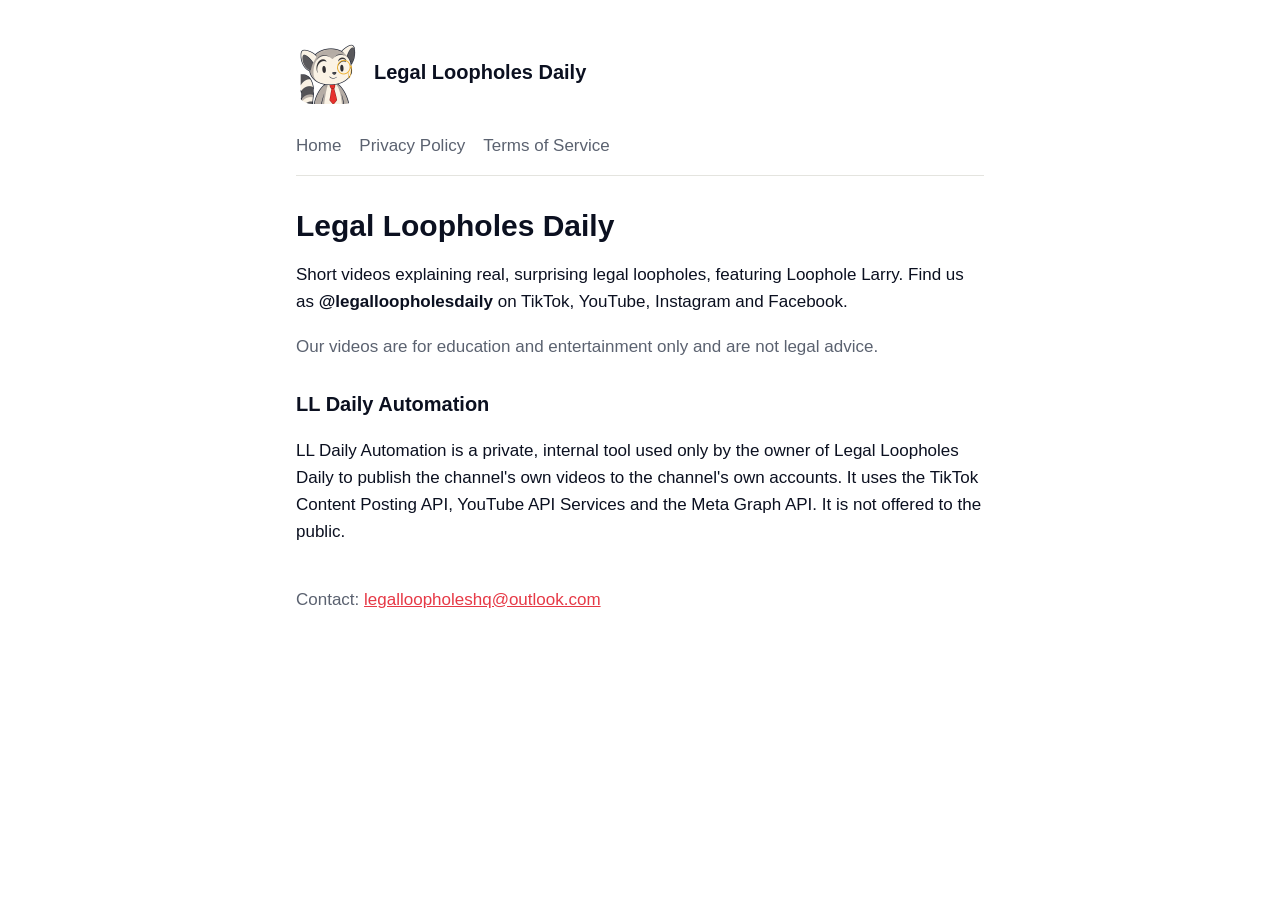
<file: lld-site/index.html>
<!doctype html><html lang="en"><head><meta charset="utf-8"><meta name="viewport" content="width=device-width,initial-scale=1">
<title>Legal Loopholes Daily</title><link rel="stylesheet" href="style.css"><link rel="icon" href="icon.png"></head><body><main>
<header><img src="icon.png" alt=""><a href="./">Legal Loopholes Daily</a></header>
<nav><a href="./">Home</a><a href="privacy-policy/">Privacy Policy</a><a href="terms-of-service/">Terms of Service</a></nav>
<h1>Legal Loopholes Daily</h1>
<p>Short videos explaining real, surprising legal loopholes, featuring Loophole Larry. Find us as <strong>@legalloopholesdaily</strong> on TikTok, YouTube, Instagram and Facebook.</p>
<p class="muted">Our videos are for education and entertainment only and are not legal advice.</p>
<h2>LL Daily Automation</h2>
<p>LL Daily Automation is a private, internal tool used only by the owner of Legal Loopholes Daily to publish the channel's own videos to the channel's own accounts. It uses the TikTok Content Posting API, YouTube API Services and the Meta Graph API. It is not offered to the public.</p>
<p class="muted" style="margin-top:40px">Contact: <a href="mailto:legalloopholeshq@outlook.com">legalloopholeshq@outlook.com</a></p></main></body></html>
</file>
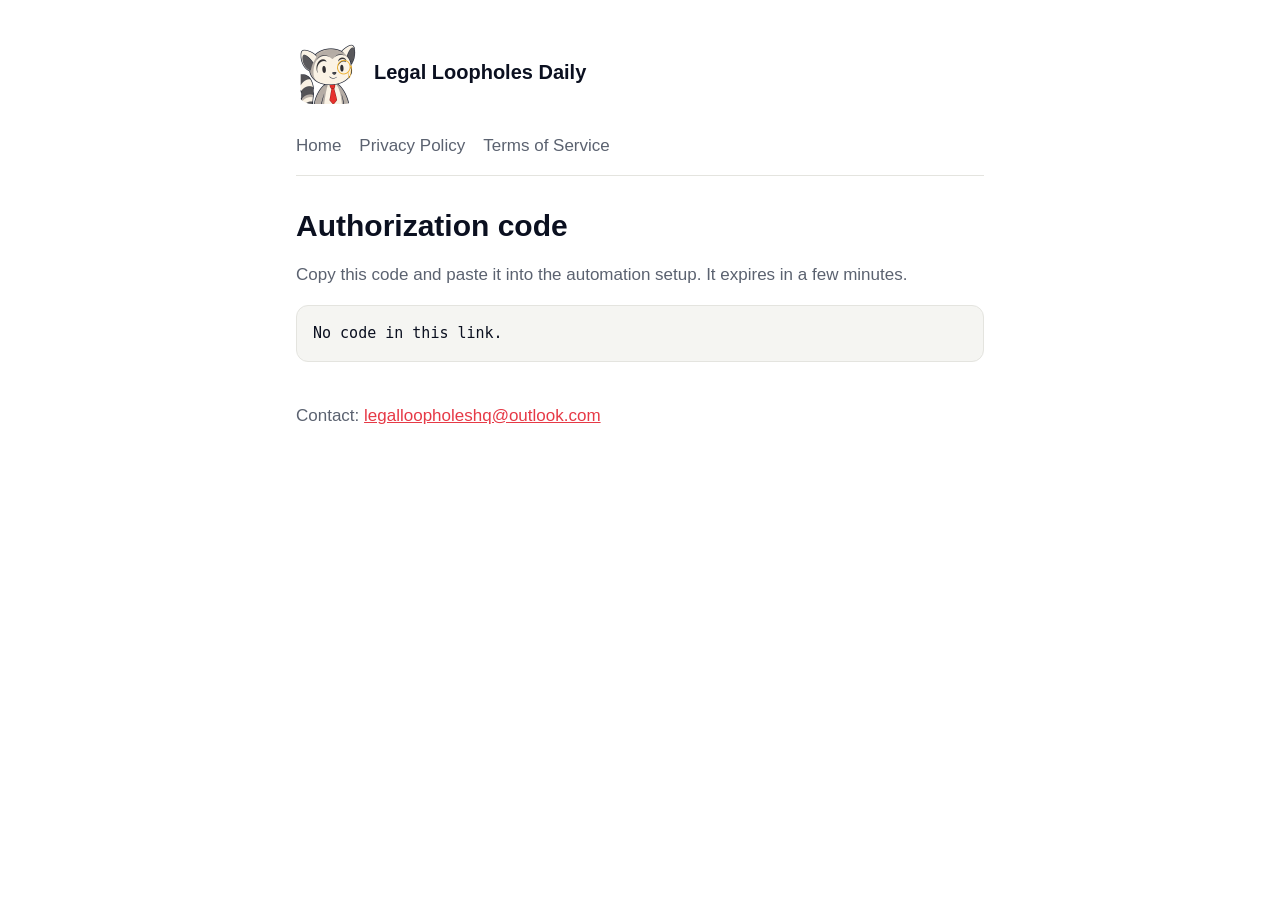
<file: lld-site/callback/index.html>
<!doctype html><html lang="en"><head><meta charset="utf-8"><meta name="viewport" content="width=device-width,initial-scale=1">
<title>Connected · Legal Loopholes Daily</title><link rel="stylesheet" href="../style.css"><link rel="icon" href="../icon.png"></head><body><main>
<header><img src="../icon.png" alt=""><a href=".././">Legal Loopholes Daily</a></header>
<nav><a href=".././">Home</a><a href="../privacy-policy/">Privacy Policy</a><a href="../terms-of-service/">Terms of Service</a></nav>
<h1>Authorization code</h1>
<p class="muted">Copy this code and paste it into the automation setup. It expires in a few minutes.</p>
<div class="box" id="code">No code in this link.</div>
<button id="copy" hidden>Copy code</button>
<script>
const p=new URLSearchParams(location.search), c=p.get('code'), e=p.get('error_description')||p.get('error');
const box=document.getElementById('code'), b=document.getElementById('copy');
if(c){box.textContent=c;b.hidden=false;b.onclick=()=>{navigator.clipboard.writeText(c).then(()=>b.textContent='Copied');};}
else if(e){box.textContent='Error: '+e;}
</script>
<p class="muted" style="margin-top:40px">Contact: <a href="mailto:legalloopholeshq@outlook.com">legalloopholeshq@outlook.com</a></p></main></body></html>
</file>
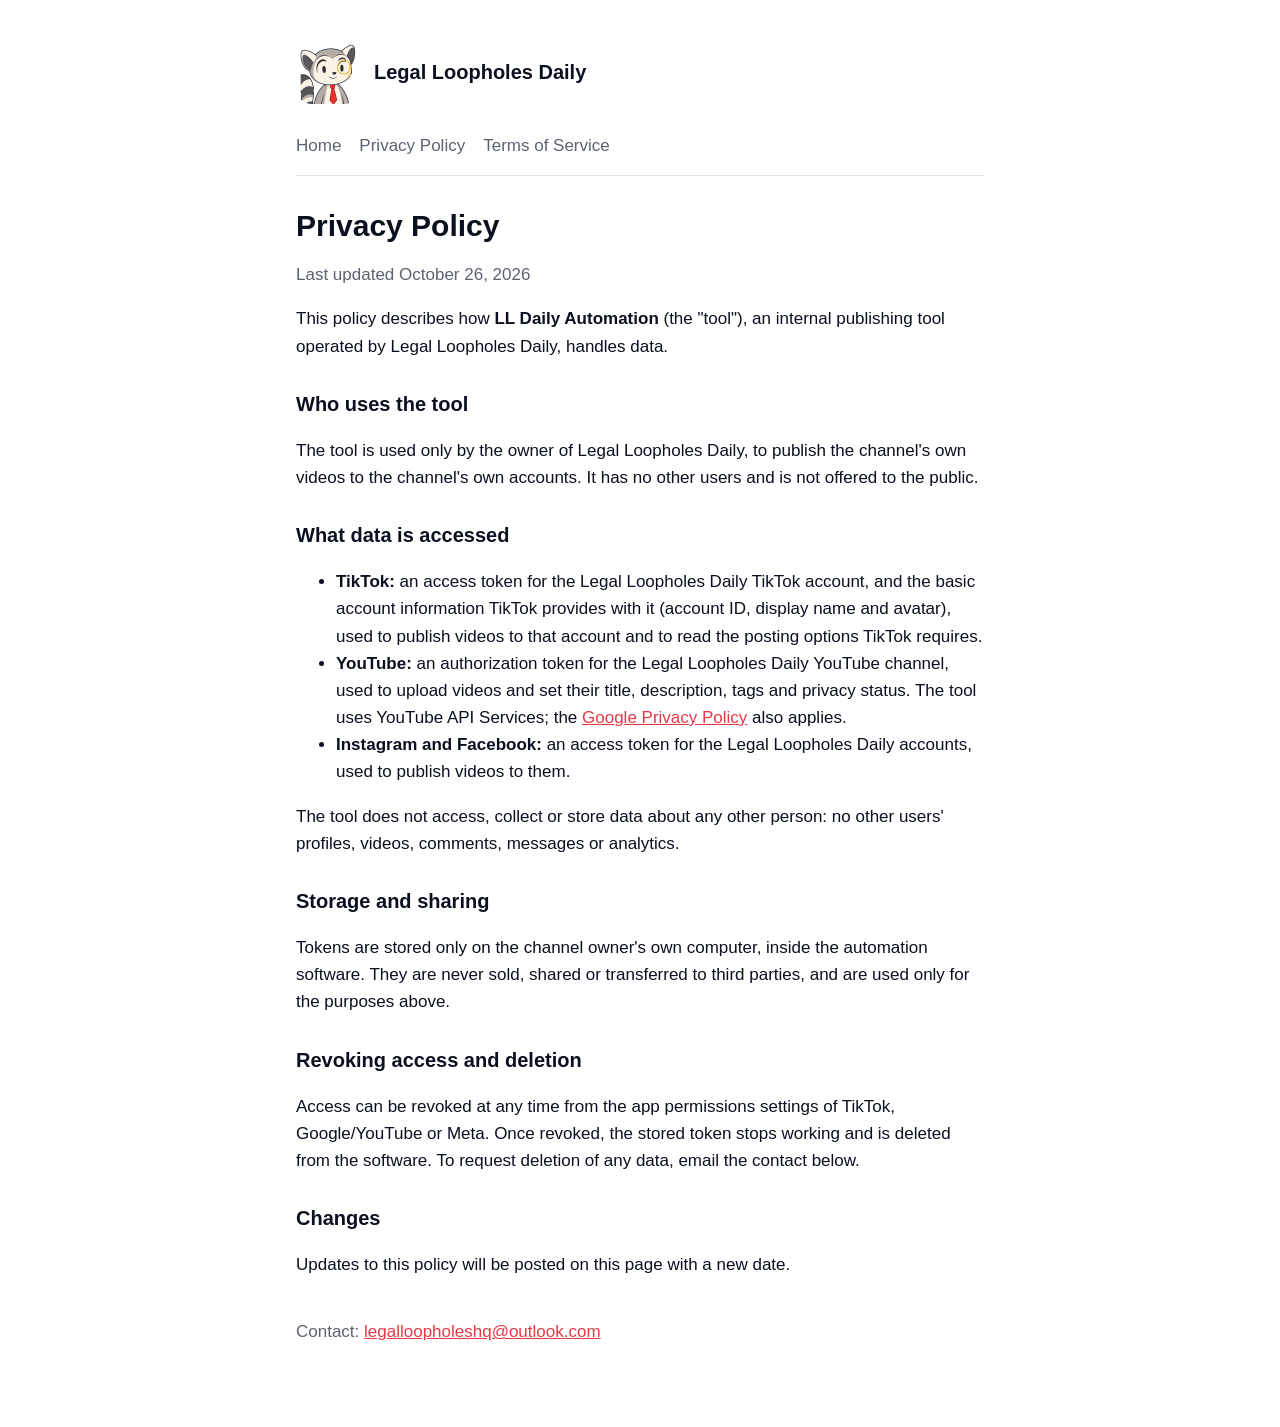
<file: lld-site/privacy-policy/index.html>
<!doctype html><html lang="en"><head><meta charset="utf-8"><meta name="viewport" content="width=device-width,initial-scale=1">
<title>Privacy Policy · Legal Loopholes Daily</title><link rel="stylesheet" href="../style.css"><link rel="icon" href="../icon.png"></head><body><main>
<header><img src="../icon.png" alt=""><a href=".././">Legal Loopholes Daily</a></header>
<nav><a href=".././">Home</a><a href="../privacy-policy/">Privacy Policy</a><a href="../terms-of-service/">Terms of Service</a></nav>
<h1>Privacy Policy</h1><p class="muted">Last updated October 26, 2026</p>
<p>This policy describes how <strong>LL Daily Automation</strong> (the "tool"), an internal publishing tool operated by Legal Loopholes Daily, handles data.</p>
<h2>Who uses the tool</h2>
<p>The tool is used only by the owner of Legal Loopholes Daily, to publish the channel's own videos to the channel's own accounts. It has no other users and is not offered to the public.</p>
<h2>What data is accessed</h2>
<ul>
<li><strong>TikTok:</strong> an access token for the Legal Loopholes Daily TikTok account, and the basic account information TikTok provides with it (account ID, display name and avatar), used to publish videos to that account and to read the posting options TikTok requires.</li>
<li><strong>YouTube:</strong> an authorization token for the Legal Loopholes Daily YouTube channel, used to upload videos and set their title, description, tags and privacy status. The tool uses YouTube API Services; the <a href="https://policies.google.com/privacy">Google Privacy Policy</a> also applies.</li>
<li><strong>Instagram and Facebook:</strong> an access token for the Legal Loopholes Daily accounts, used to publish videos to them.</li>
</ul>
<p>The tool does not access, collect or store data about any other person: no other users' profiles, videos, comments, messages or analytics.</p>
<h2>Storage and sharing</h2>
<p>Tokens are stored only on the channel owner's own computer, inside the automation software. They are never sold, shared or transferred to third parties, and are used only for the purposes above.</p>
<h2>Revoking access and deletion</h2>
<p>Access can be revoked at any time from the app permissions settings of TikTok, Google/YouTube or Meta. Once revoked, the stored token stops working and is deleted from the software. To request deletion of any data, email the contact below.</p>
<h2>Changes</h2><p>Updates to this policy will be posted on this page with a new date.</p>
<p class="muted" style="margin-top:40px">Contact: <a href="mailto:legalloopholeshq@outlook.com">legalloopholeshq@outlook.com</a></p></main></body></html>
</file>
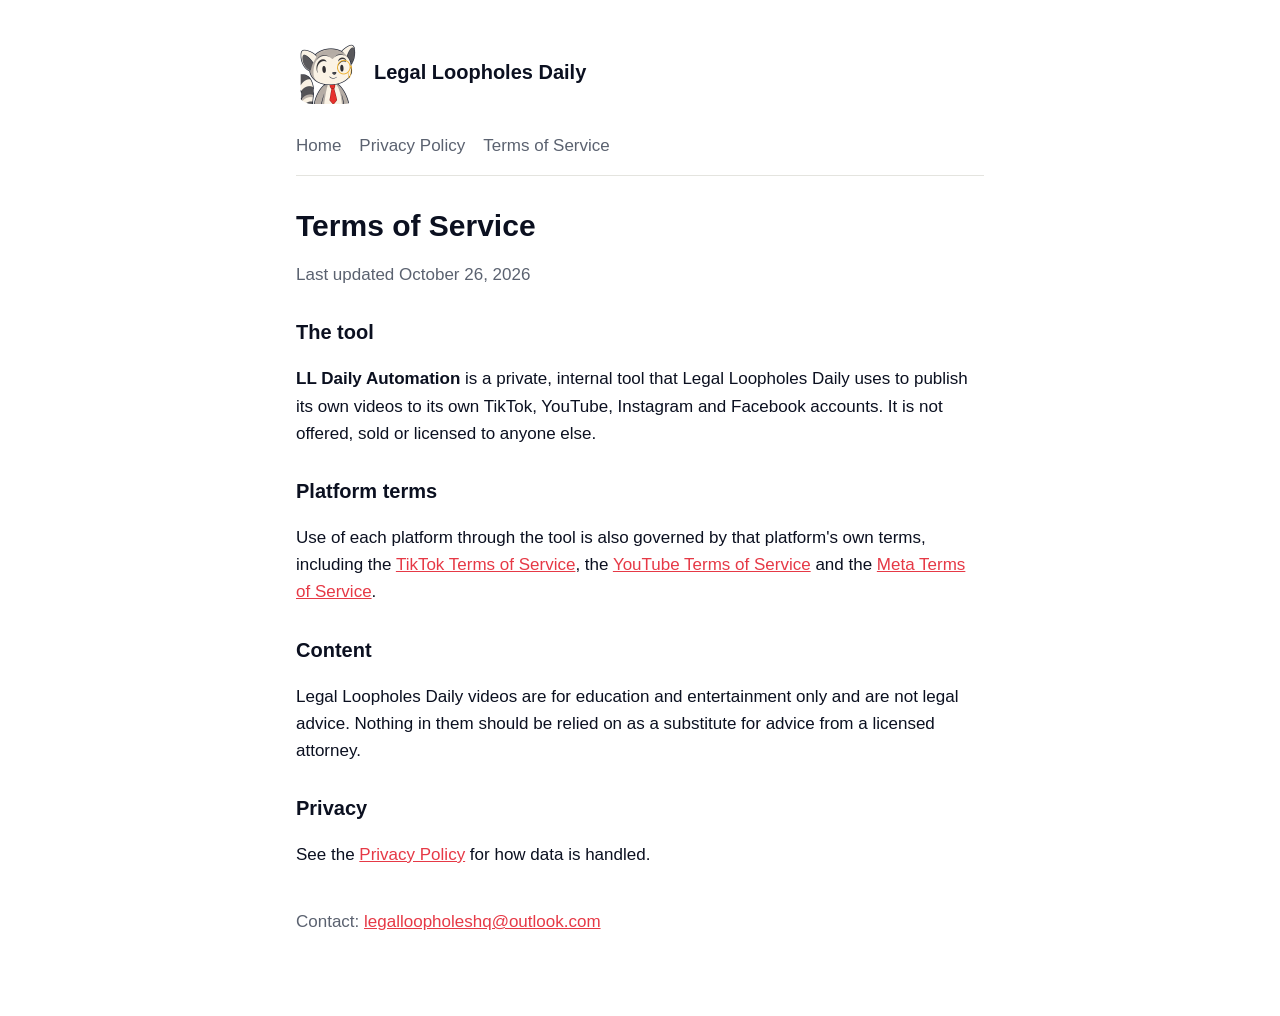
<file: lld-site/terms-of-service/index.html>
<!doctype html><html lang="en"><head><meta charset="utf-8"><meta name="viewport" content="width=device-width,initial-scale=1">
<title>Terms of Service · Legal Loopholes Daily</title><link rel="stylesheet" href="../style.css"><link rel="icon" href="../icon.png"></head><body><main>
<header><img src="../icon.png" alt=""><a href=".././">Legal Loopholes Daily</a></header>
<nav><a href=".././">Home</a><a href="../privacy-policy/">Privacy Policy</a><a href="../terms-of-service/">Terms of Service</a></nav>
<h1>Terms of Service</h1><p class="muted">Last updated October 26, 2026</p>
<h2>The tool</h2>
<p><strong>LL Daily Automation</strong> is a private, internal tool that Legal Loopholes Daily uses to publish its own videos to its own TikTok, YouTube, Instagram and Facebook accounts. It is not offered, sold or licensed to anyone else.</p>
<h2>Platform terms</h2>
<p>Use of each platform through the tool is also governed by that platform's own terms, including the <a href="https://www.tiktok.com/legal/terms-of-service">TikTok Terms of Service</a>, the <a href="https://www.youtube.com/t/terms">YouTube Terms of Service</a> and the <a href="https://www.facebook.com/terms.php">Meta Terms of Service</a>.</p>
<h2>Content</h2>
<p>Legal Loopholes Daily videos are for education and entertainment only and are not legal advice. Nothing in them should be relied on as a substitute for advice from a licensed attorney.</p>
<h2>Privacy</h2><p>See the <a href="../privacy-policy/">Privacy Policy</a> for how data is handled.</p>
<p class="muted" style="margin-top:40px">Contact: <a href="mailto:legalloopholeshq@outlook.com">legalloopholeshq@outlook.com</a></p></main></body></html>
</file>
<file: lld-site/style.css>
:root{--ink:#0b1020;--muted:#5b6270;--red:#e63946;--bg:#ffffff;--card:#f5f5f2;--line:#e4e4df}
@media (prefers-color-scheme:dark){:root{--ink:#f2f2ee;--muted:#a7acb6;--bg:#0f121a;--card:#181c26;--line:#2a2f3b}}
*{box-sizing:border-box}body{margin:0;background:var(--bg);color:var(--ink);font:17px/1.6 -apple-system,BlinkMacSystemFont,"Segoe UI",Roboto,Arial,sans-serif}
main{max-width:720px;margin:0 auto;padding:40px 16px 64px}
header{display:flex;align-items:center;gap:14px;margin-bottom:28px}header img{width:64px;height:64px;border-radius:16px}
header a{color:inherit;text-decoration:none;font-weight:700;font-size:20px}
nav{display:flex;gap:18px;flex-wrap:wrap;margin:0 0 32px;padding-bottom:16px;border-bottom:1px solid var(--line)}
nav a{color:var(--muted);text-decoration:none}nav a:hover{color:var(--red)}
h1{font-size:30px;line-height:1.2;margin:0 0 8px}h2{font-size:20px;margin:28px 0 6px}
.muted{color:var(--muted)}a{color:var(--red)}
.box{background:var(--card);border:1px solid var(--line);border-radius:12px;padding:16px;word-break:break-all;font:15px/1.5 ui-monospace,Menlo,monospace}
button{margin-top:12px;background:var(--red);color:#fff;border:0;border-radius:10px;padding:10px 16px;font-size:16px;cursor:pointer}
</file>
